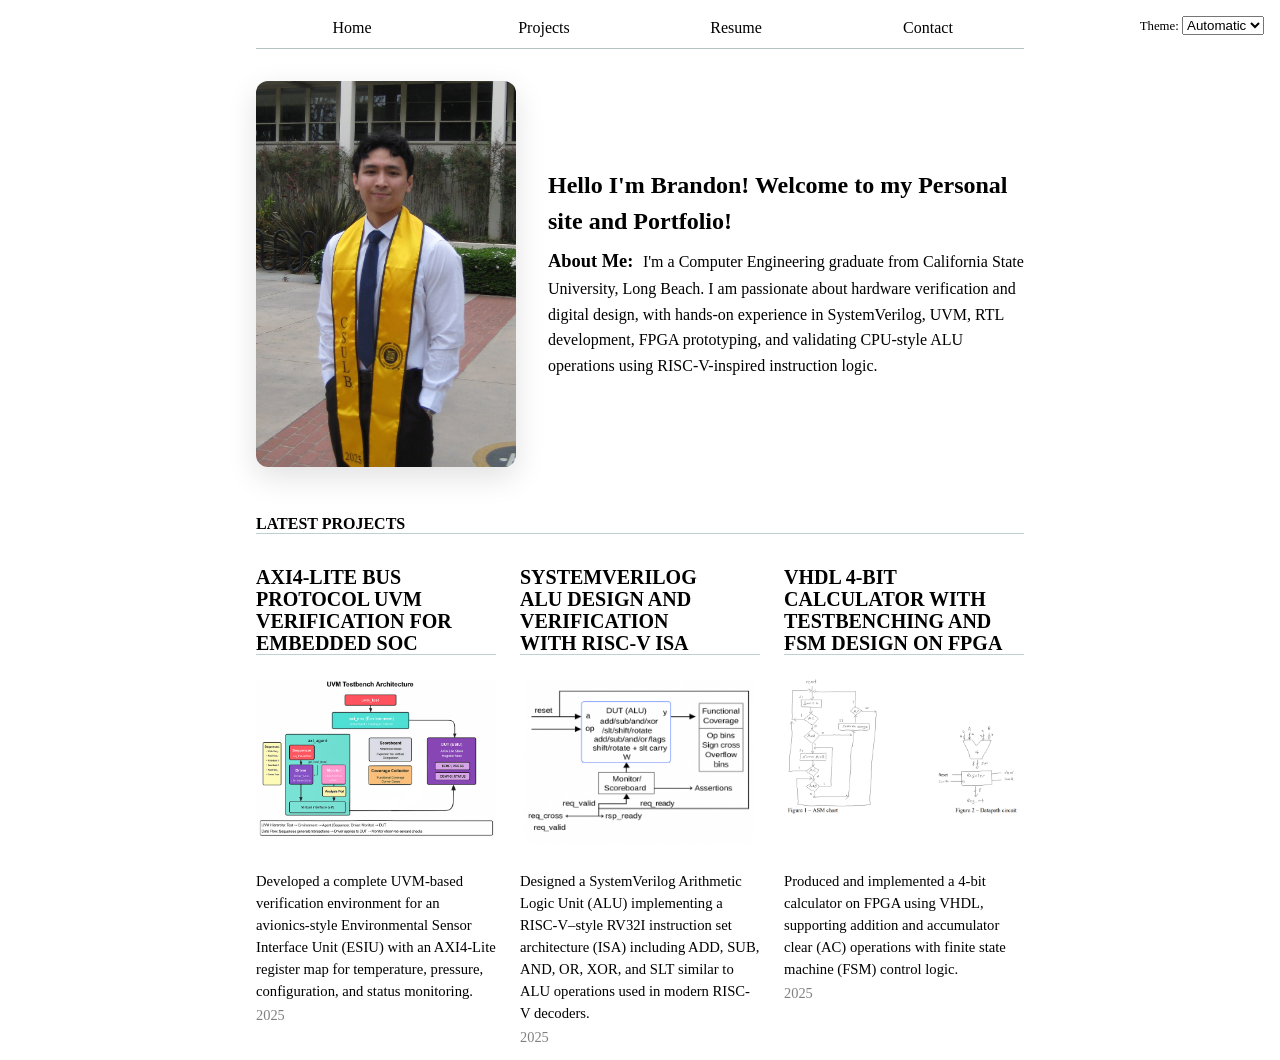
<file: index.html>
<!DOCTYPE html>
<html lang="en">
<head>
  <meta charset="utf-8"/>
  <meta name="viewport" content="width=device-width, initial-scale=1.0"/>
  <meta name="description" content="Brandon Dinh's personal portfolio showcasing data engineering, machine learning, and cloud computing projects."/>
  <meta name="author" content="Brandon Dinh"/>
  <title>Home - Brandon Dinh</title>
  <link href="style.css" rel="stylesheet"/>
</head>

<body>
  <!-- <h1>Brandon Dinh's Portfolio</h1> -->

  <section class="hero">
    <img
      alt="Brandon, smiling at the camera"
      class="profile-pic"
      src="images/photo_linkedin.jpg"
    />
    <div class="hero-text">
      <p class="welcome">Hello I'm Brandon! Welcome to my Personal site and Portfolio!</p>
      <p class="intro"><span class="intro-label">About Me:</span> I'm a Computer Engineering graduate from California State University, Long Beach. I am passionate about hardware verification and digital design, with hands-on experience in SystemVerilog, UVM, RTL development, FPGA prototyping, and validating CPU-style ALU operations using RISC-V-inspired instruction logic.</p>
    </div>
  </section>

  <!-- Latest Projects Section -->
  <h2>Latest Projects</h2>
  <div class="projects">
    <!-- Auto-inserted project cards from JS -->
  </div>

  <!-- Scripts -->
  <script src="global.js" type="module"></script>
  <script src="index.js" type="module" defer></script>
</body>
</html>
</file>
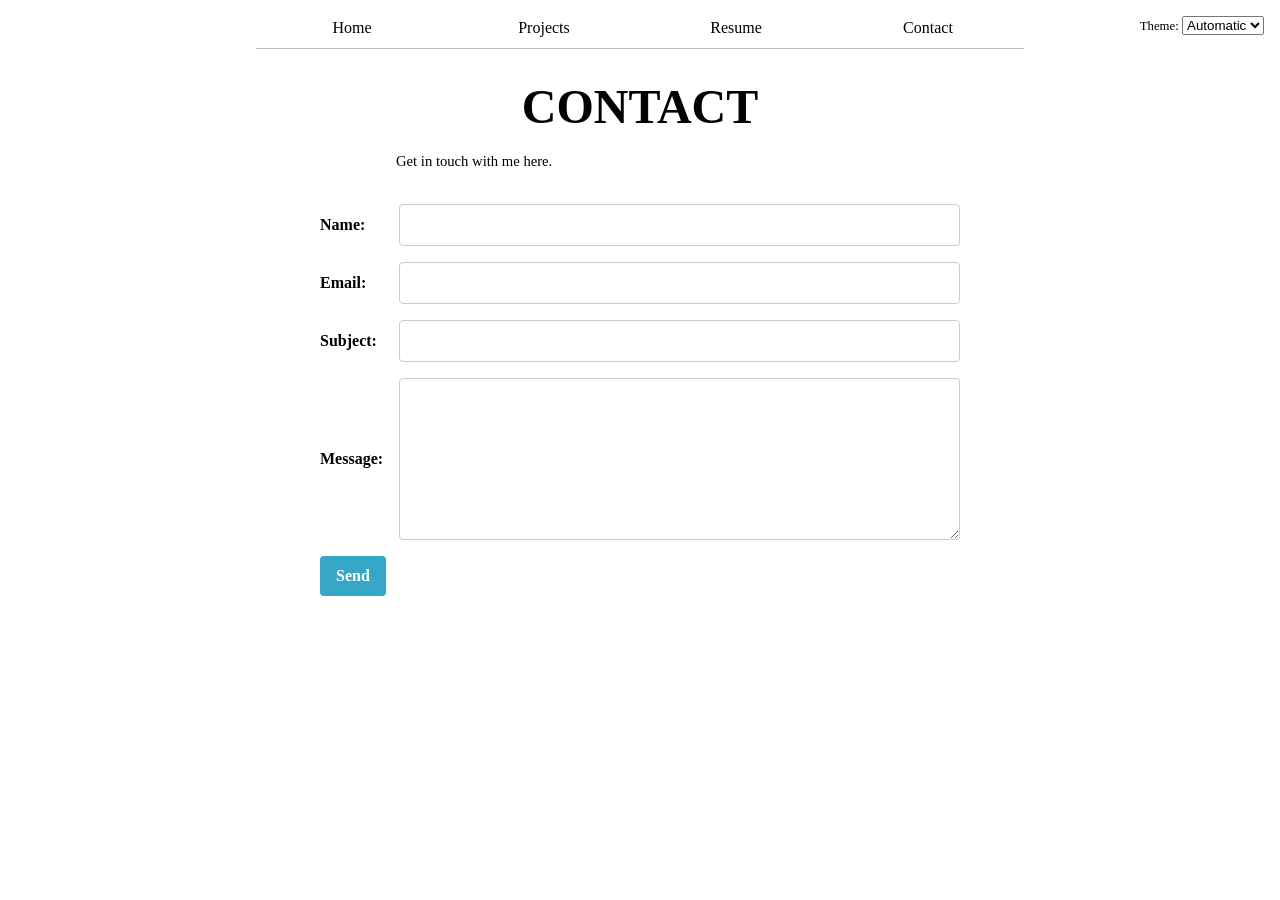
<file: contact/index.html>
<!DOCTYPE html>
<html lang="en">
<head>
  <meta charset="utf-8"/>
  <meta name="viewport" content="width=device-width, initial-scale=1.0"/>
  <meta name="description" content="Get in touch with Brandon Dinh for collaboration, opportunities, or questions."/>
  <meta name="author" content="Camille Tran"/>
  <title>Contact - Brandon Dinh</title>
  <link rel="stylesheet" href="../style.css">
</head>
<body>

<h1>Contact</h1>
<p style="text-align:left; margin-left:8.75rem;">Get in touch with me here.</p>

<!-- Contact Form -->
<form action="mailto:brandondinhm9@gmail.com" method="post" enctype="text/plain">
  <label>
    <span>Name:</span>
    <input name="name" type="text" required/>
  </label>
  <label>
    <span>Email:</span>
    <input name="email" type="email" required/>
  </label>
  <label>
    <span>Subject:</span>
    <input name="subject" type="text" required/>
  </label>
  <label>
    <span>Message:</span>
    <textarea name="message" rows="6" required></textarea>
  </label>
  <button type="submit">Send</button>
</form>

<script type="module" src="../global.js"></script>
</body>
</html>
</file>
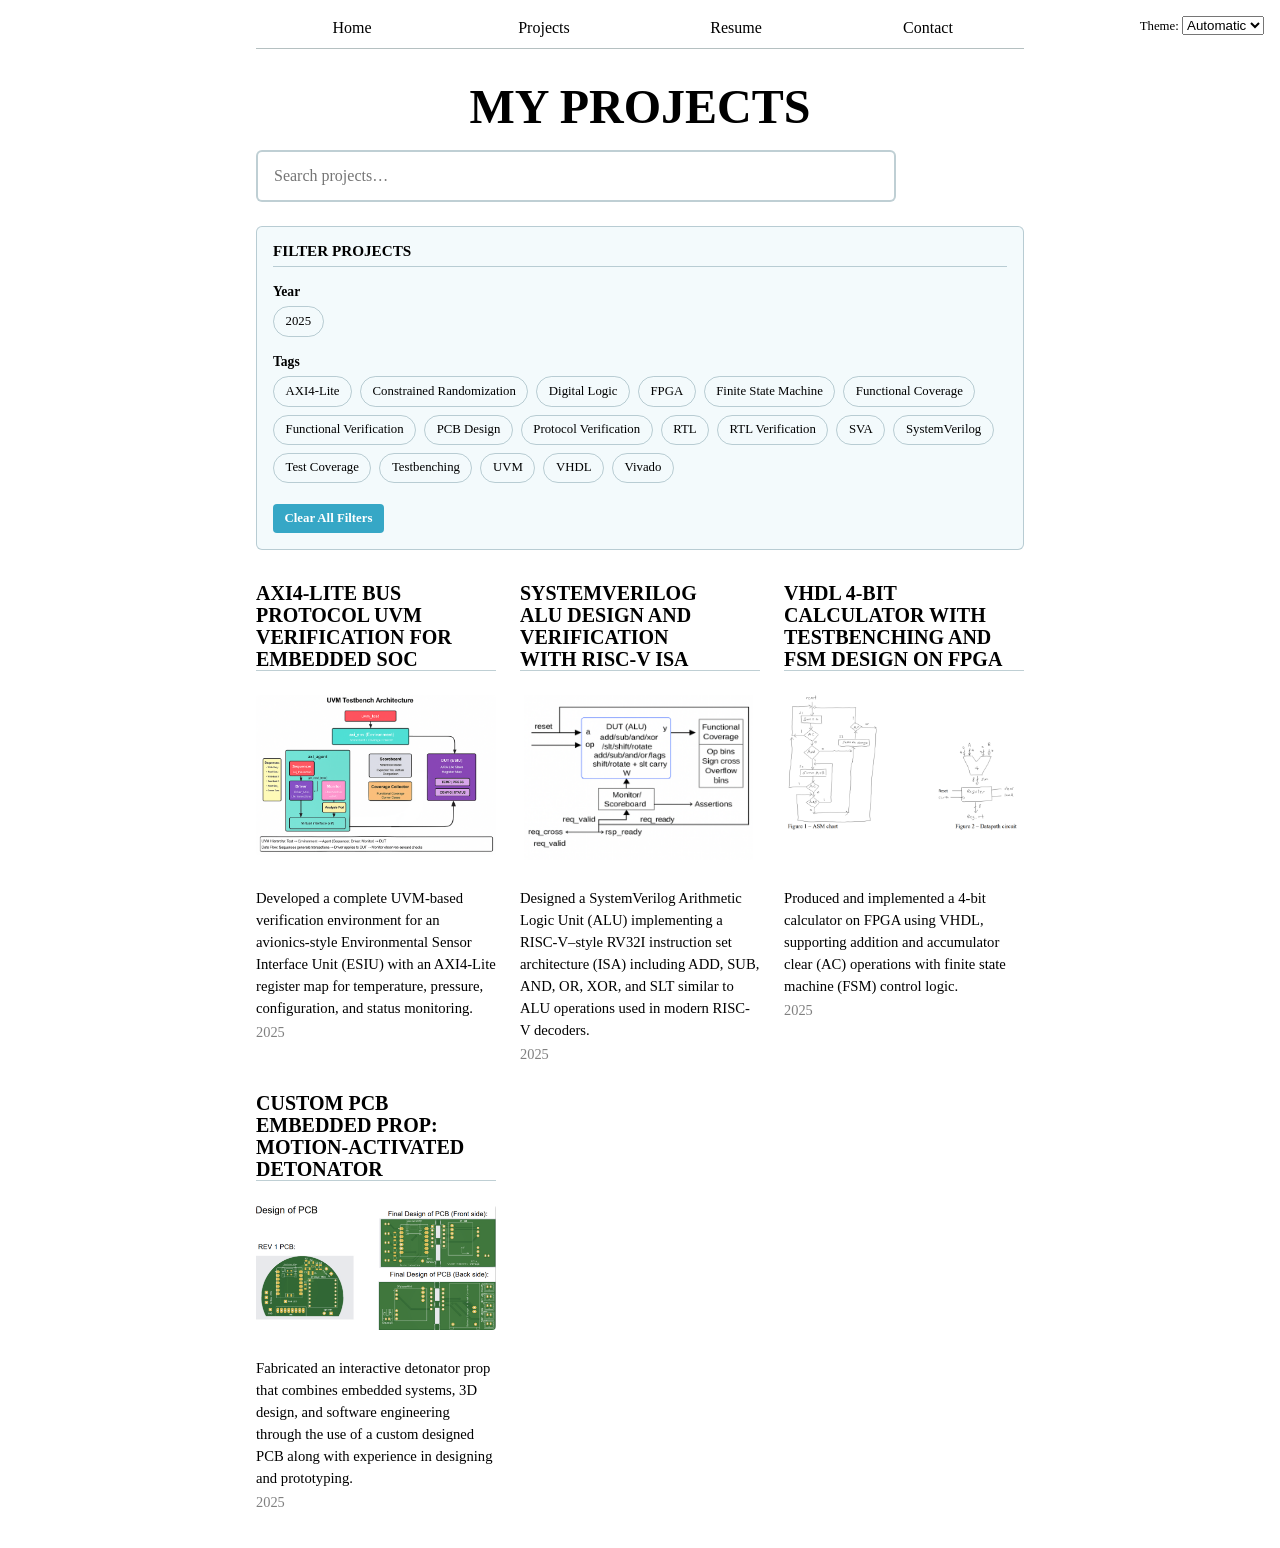
<file: projects/index.html>
<!DOCTYPE html>
<html lang="en">
  <head>
    <meta charset="utf-8" />
    <meta name="viewport" content="width=device-width, initial-scale=1.0"/>
    <meta name="description" content="Browse Brandon Dinh's portfolio of data engineering, machine learning, and cloud computing projects."/>
    <meta name="author" content="Brandon Dinh"/>
    <title>Projects - Brandon Dinh</title>
    <link href="../style.css" rel="stylesheet" />
  </head>
  <body>
    <h1>My Projects</h1>

    <!-- Search bar -->
    <input
      class="searchBar"
      type="search"
      aria-label="Search projects"
      placeholder="Search projects…"
    />

    <!-- Filter box -->
    <div class="filter-container">
      <h3>Filter Projects</h3>
      <div class="filter-section">
        <h4>Year</h4>
        <div class="filter-options" id="year-filters"></div>
      </div>
      <div class="filter-section">
        <h4>Tags</h4>
        <div class="filter-options" id="tag-filters"></div>
      </div>
      <button class="clear-filters">Clear All Filters</button>
    </div>

    <!-- Where projects are rendered -->
    <section class="projects"></section>

    <!-- Projects page logic -->
    <script type="module" src="projects.js"></script>
  </body>
</html>
</file>
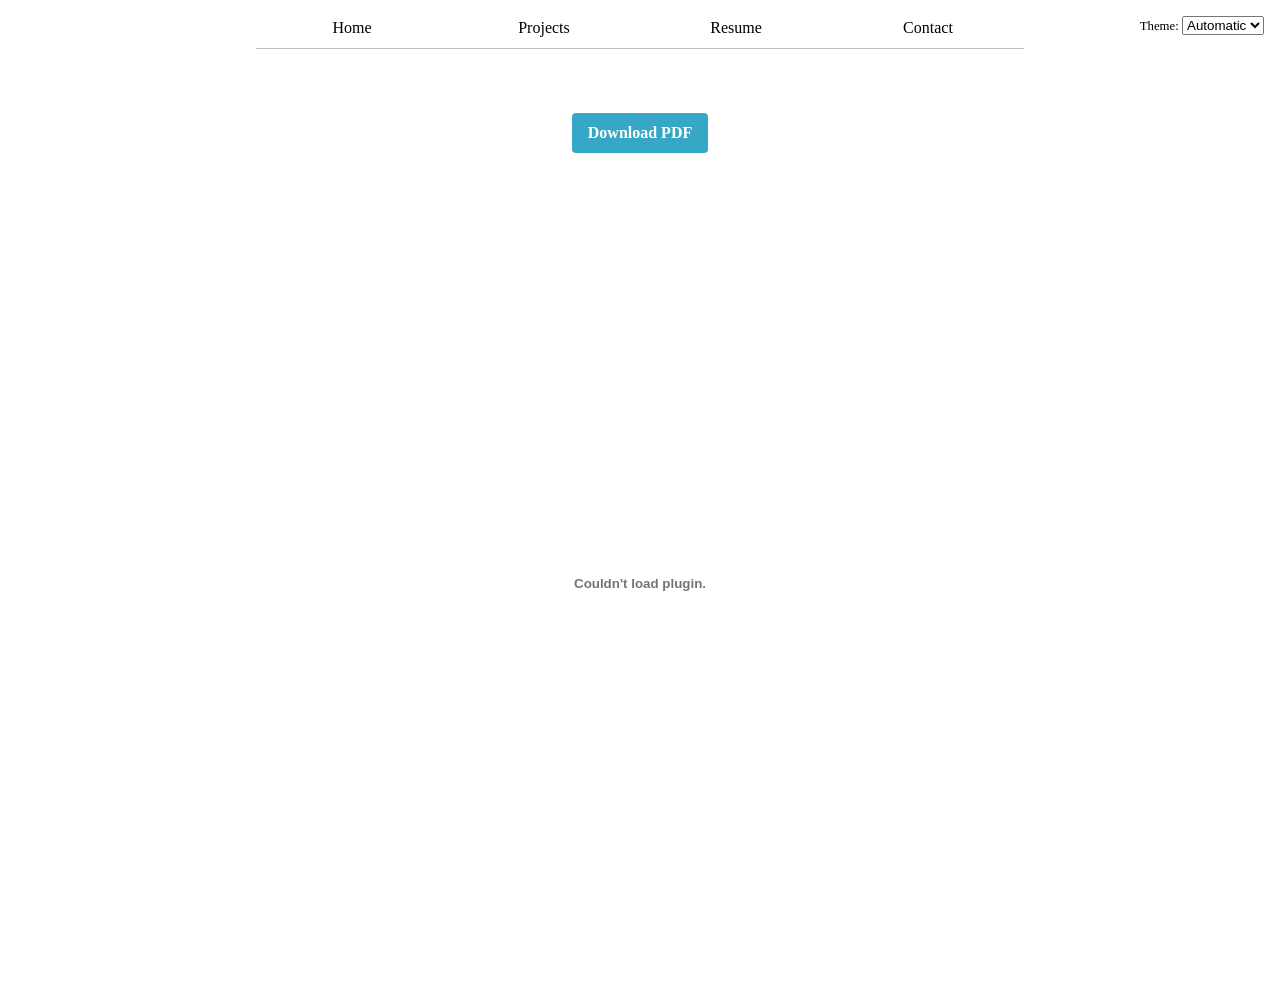
<file: resume/index.html>
<!DOCTYPE html>
<html lang="en">
<head>
  <meta charset="utf-8"/>
  <meta name="viewport" content="width=device-width, initial-scale=1.0"/>
  <meta name="description" content="View and download Brandon's resume highlighting data engineering and machine learning experience."/>
  <meta name="author" content="Brandon Dinh"/>
  <title>Resume - Brandon Dinh</title>
  <link rel="stylesheet" href="../style.css">
  <style>
    .pdf-container {
      width: 100%;
      height: 100vh;
      display: flex;
      flex-direction: column;
    }
    .pdf-header {
      padding: 1rem;
      text-align: center;
      background-color: var(--background-color);
    }
    .pdf-embed {
      flex: 1;
      border: none;
      min-height: 600px;
    }
    .download-btn {
      display: inline-block;
      margin: 1rem;
      padding: 0.5em 1em;
      background-color: var(--color-accent);
      color: white;
      text-decoration: none;
      border: none;
      border-radius: 4px;
      cursor: pointer;
      font-weight: bold;
      font-family: "Times New Roman", Times, serif;
    }
    .download-btn:hover {
      background-color: oklch(from var(--color-accent) 50% 20% h);
    }
  </style>
</head>
<body>

<div class="pdf-container">
  <div class="pdf-header">
    <a href="BrandonTDinh_Resume.pdf" download class="download-btn">
      Download PDF
    </a>
  </div>

  <!-- Using <embed> tag for PDF display -->
  <embed src="BrandonTDinh_Resume.pdf"
         type="application/pdf"
         class="pdf-embed">

  <!-- Fallback for browsers that don't support PDF embedding -->
  <noscript>
    <p style="text-align: center; padding: 2rem;">
      Your browser doesn't support PDF viewing.
      <a href="BrandonTDinh_Resume.pdf">Click here to download the PDF</a>
    </p>
  </noscript>
</div>

<script type="module" src="../global.js"></script>
</body>
</html>
</file>
<file: style.css>
/* ============================================
   GLOBAL STYLES - Base styles for all pages
   ============================================ */

/* Color Scheme Variables */
html {
  color-scheme: light dark;
}

:root {
  --text-color: canvastext;
  --background-color: canvas;
  --border-color: oklch(60% 12% 220 / 40%);
  --color-accent: oklch(68% 27% 220); /* slightly deeper light blue */
}

html {
  accent-color: var(--color-accent);
}

/* Base Body Styles */
body {
  font-family: "Times New Roman", Times, serif;
  max-width: 100ch;
  margin-inline: max(1em, (100% - 100ch) / 2);
  padding-inline: 1em;
  line-height: 1.5;
  background: var(--background-color);
  color: var(--text-color);
}

/* Typography */
h1, h2, h3, h4, h5, h6 {
  line-height: 1.1;
  text-wrap: balance;
}

h1 {
  text-align: center;
  font-size: 300%;
  margin-top: 1rem;
  margin-bottom: 1rem;
  text-transform: uppercase;
}

h2 {
  font-size: 12pt;
  text-transform: uppercase;
  font-weight: bold;
  border-bottom: 1px solid var(--border-color);
  margin-bottom: 0.5em;
}

h3 {
  font-size: 11pt;
  font-weight: bold;
  margin-bottom: 0;
}

section {
  margin-bottom: 2rem;
}

ul {
  padding-left: 1em;
  margin-top: 0.2em;
  font-size: 11pt;
}

p, li {
  font-size: 11pt;
  margin: 0.2em 0;
}

/* Form Elements */
input, textarea, button {
  font: inherit;
  padding: 0.5em;
  border: 1px solid #ccc;
  border-radius: 4px;
}

/* Utility Classes */
.year {
  color: gray;
  font-family: Baskerville, serif;
  font-variant-numeric: oldstyle-nums;
  font-size: 0.9em;
}


/* ============================================
   NAVIGATION - Appears on all pages
   ============================================ */

nav {
  display: flex;
  border-bottom: 1px solid oklch(80% 3% 200);
  margin-bottom: 2rem;
}

nav ul,
nav li {
  display: contents;
}

nav a {
  flex: 1;
  text-align: center;
  text-decoration: none;
  color: inherit;
  padding: 0.5em;
}

nav a.current {
  border-bottom: 0.4em solid oklch(80% 3% 200);
  padding-bottom: 0.1em;
}

nav a:hover {
  border-bottom: 0.4em solid var(--color-accent);
  background-color: oklch(from var(--color-accent) 95% 5% h);
}

/* Color Scheme Switcher */
.color-scheme {
  position: absolute;
  top: 1rem;
  right: 1rem;
  font-size: 0.8rem;
  font-family: inherit;
  z-index: 999;
}


/* ============================================
   HOME PAGE - index.html
   ============================================ */

.hero {
  display: flex;
  align-items: center;
  gap: 2rem;
  margin: 2rem 0 3rem;
}

.profile-pic {
  display: block;
  width: min(32vw, 260px);
  height: auto;
  margin: 0;
  border-radius: 12px;
  box-shadow: 0 10px 30px rgba(0, 0, 0, 0.12);
}

.hero-text {
  flex: 1;
}

.welcome {
  font-size: 1.5rem;
  font-weight: 600;
  margin: 0;
  text-align: left;
}

.intro {
  margin-top: 0.5rem;
  font-size: 1rem;
  line-height: 1.6;
}

.intro-label {
  font-weight: 700;
  font-size: 1.15rem;
  margin-right: 0.35rem;
}

@media (max-width: 720px) {
  .hero {
    flex-direction: column;
    text-align: center;
  }

  .hero-text {
    width: 100%;
  }

  .profile-pic {
    margin: 0 auto;
    width: min(60vw, 260px);
  }

  .welcome {
    text-align: center;
    font-size: 1.2rem;
  }

  .intro {
    text-align: center;
  }
}


/* ============================================
   PROJECTS PAGE - projects/index.html
   ============================================ */

/* Project Grid View */
.projects {
  display: grid;
  grid-template-columns: repeat(auto-fill, minmax(15em, 1fr));
  gap: 1.5em;
  margin-top: 2rem;
}

.projects article {
  display: grid;
  grid-template-rows: subgrid;
  grid-row: span 3;
  transition: transform 0.2s, box-shadow 0.2s;
}

.projects article:hover {
  transform: translateY(-4px);
  box-shadow: 0 4px 12px rgba(0, 0, 0, 0.1);
}

.projects h2 {
  margin: 0;
  font-size: 1.25rem;
}

.projects img {
  width: 100%;
  height: auto;
  object-fit: cover;
  max-height: 250px;
  border-radius: 4px;
}

/* Search Bar */
.searchBar {
  width: 100%;
  max-width: 40em;
  padding: 0.75em 1em;
  font-size: 1rem;
  border: 2px solid var(--border-color);
  border-radius: 6px;
  margin-bottom: 1em;
  transition: border-color 0.2s;
}

.searchBar:focus {
  outline: none;
  border-color: var(--color-accent);
}

/* Filter Container */
.filter-container {
  border: 1px solid var(--border-color);
  padding: 1em;
  border-radius: 6px;
  margin-block: 1.5em;
  background-color: oklch(from var(--color-accent) 98% 2% h);
}

.filter-container h3 {
  margin-top: 0;
  margin-bottom: 0.75em;
  font-size: 0.95rem;
  text-transform: uppercase;
  border-bottom: 1px solid var(--border-color);
  padding-bottom: 0.4em;
}

.filter-section {
  margin-bottom: 1em;
}

.filter-section h4 {
  font-size: 0.85rem;
  font-weight: bold;
  margin-bottom: 0.5em;
  color: var(--text-color);
}

.filter-options {
  display: flex;
  flex-wrap: wrap;
  gap: 0.5em;
}

.filter-pill {
  padding: 0.35em 0.9em;
  font-size: 0.8rem;
  font-weight: 500;
  border: 1.5px solid var(--border-color);
  border-radius: 16px;
  background-color: transparent;
  color: var(--text-color);
  cursor: pointer;
  transition: all 0.2s ease;
  font-family: inherit;
}

.filter-pill:hover {
  border-color: var(--color-accent);
  background-color: oklch(from var(--color-accent) 95% 5% h);
  transform: translateY(-2px);
  box-shadow: 0 2px 4px rgba(0, 0, 0, 0.1);
}

.filter-pill.active {
  background-color: var(--color-accent);
  color: white;
  border-color: var(--color-accent);
  font-weight: 600;
}

.filter-pill.active:hover {
  background-color: oklch(from var(--color-accent) 50% 20% h);
  border-color: oklch(from var(--color-accent) 50% 20% h);
}

.clear-filters {
  display: inline-block;
  padding: 0.4em 0.9em;
  background-color: var(--color-accent);
  color: white;
  border: none;
  border-radius: 4px;
  cursor: pointer;
  font-weight: bold;
  font-size: 0.8rem;
  transition: background-color 0.2s;
  margin-top: 0.4em;
}

.clear-filters:hover {
  background-color: oklch(from var(--color-accent) 50% 20% h);
}

/* Project Detail View */
.project-detail {
  max-width: 800px;
  margin: 0 auto;
}

.back-button {
  display: inline-block;
  margin-bottom: 2rem;
  padding: 0.5em 1em;
  background-color: var(--color-accent);
  color: white;
  border: none;
  border-radius: 4px;
  cursor: pointer;
  font-weight: bold;
  font-family: "Times New Roman", Times, serif;
  font-size: 1rem;
  transition: background-color 0.2s;
}

.back-button:hover {
  background-color: oklch(from var(--color-accent) 50% 20% h);
}

.detail-content {
  line-height: 1.6;
}

.detail-content h1 {
  font-size: 2.5rem;
  margin-bottom: 1rem;
  text-align: left;
}

.detail-meta {
  display: flex;
  gap: 1.5rem;
  align-items: center;
  margin-bottom: 2rem;
  flex-wrap: wrap;
}

.detail-meta .year {
  color: gray;
  font-family: Baskerville, serif;
  font-variant-numeric: oldstyle-nums;
  font-size: 1.1em;
}

.detail-link {
  padding: 0.5em 1em;
  background-color: var(--color-accent);
  color: white;
  text-decoration: none;
  border-radius: 4px;
  font-weight: bold;
  transition: background-color 0.2s;
}

.detail-link:hover {
  background-color: oklch(from var(--color-accent) 50% 20% h);
}

.detail-image {
  width: 100%;
  max-height: 500px;
  object-fit: cover;
  border-radius: 8px;
  margin-bottom: 2rem;
}

.detail-section {
  margin-bottom: 2.5rem;
}

.detail-section h2 {
  font-size: 1.5rem;
  text-transform: uppercase;
  font-weight: bold;
  border-bottom: 2px solid var(--border-color);
  padding-bottom: 0.5rem;
  margin-bottom: 1rem;
}

.detail-section p {
  font-size: 1.1rem;
  line-height: 1.7;
}

.tech-stack {
  display: flex;
  flex-wrap: wrap;
  gap: 0.75rem;
  list-style: none;
  padding: 0;
}

.tech-stack li {
  background-color: oklch(from var(--color-accent) 95% 5% h);
  color: var(--text-color);
  padding: 0.5em 1em;
  border-radius: 4px;
  border: 1px solid var(--color-accent);
  font-size: 0.95rem;
  font-weight: 500;
}

/* ============================================
   CODE VIEWER - Horizontal Tabs Layout
   Shows source code files in tabbed interface
   Used in project detail pages
   ============================================ */

/* Main container for code viewer */
.code-viewer-container {
  background-color: var(--background-color);
  border: 1px solid var(--border-color);
  border-radius: 8px;
  overflow: hidden;
  margin-top: 1rem;
}

/* Horizontal tab list at the top */
.code-tabs {
  display: flex;
  background-color: oklch(from var(--color-accent) 97% 2% h);
  border-bottom: 1px solid var(--border-color);
  overflow-x: auto;
  /* Allow horizontal scrolling on mobile */
  scrollbar-width: thin;
}

/* Individual tab button */
.code-tab-button {
  background: transparent;
  border: none;
  color: var(--text-color);
  padding: 0.75rem 1.25rem;
  cursor: pointer;
  font-size: 0.9rem;
  font-family: 'Monaco', 'Menlo', 'Courier New', monospace;
  border-bottom: 2px solid transparent;
  transition: all 0.2s ease;
  white-space: nowrap;
  opacity: 0.7;
}

.code-tab-button:hover {
  background-color: oklch(from var(--color-accent) 92% 3% h);
  opacity: 1;
}

/* Active tab styling */
.code-tab-button.active {
  color: var(--color-accent);
  border-bottom-color: var(--color-accent);
  background-color: var(--background-color);
  opacity: 1;
  font-weight: 600;
}

/* Tab content panels */
.code-tab-content {
  display: none;
}

.code-tab-content.active {
  display: block;
}

/* Code display area */
.code-display {
  background-color: var(--background-color);
  padding: 1.5rem;
  overflow-x: auto;
  max-height: 500px;
  overflow-y: auto;
}

.code-display.image-display {
  padding: 0;
  max-height: none;
  overflow: visible;
}

.code-display.image-display img {
  display: block;
  width: 100%;
  height: auto;
}

.code-display pre {
  margin: 0;
  font-family: 'Monaco', 'Menlo', 'Courier New', monospace;
  font-size: 0.875rem;
  line-height: 1.6;
  color: var(--text-color);
}

/* Individual code lines with line numbers */
.code-line {
  display: block;
}

.line-number {
  display: inline-block;
  width: 3rem;
  color: #999;
  text-align: right;
  margin-right: 1rem;
  user-select: none;
  opacity: 0.5;
}

.line-content {
  color: var(--text-color);
}

/* Basic syntax highlighting colors */
.syntax-keyword {
  color: #d73a49;
  font-weight: 600;
}

.syntax-type {
  color: #005cc5;
}

.syntax-string {
  color: #032f62;
}

.syntax-comment {
  color: #6a737d;
  font-style: italic;
}

.syntax-number {
  color: #005cc5;
}

.syntax-function {
  color: #6f42c1;
}

.syntax-operator {
  color: #d73a49;
}

/* Responsive: Stack tabs on very small screens */
@media (max-width: 480px) {
  .code-tabs {
    flex-wrap: wrap;
  }

  .code-tab-button {
    flex: 1 1 auto;
    min-width: fit-content;
  }
}


/* ============================================
   CONTACT PAGE - contact/index.html
   ============================================ */

form {
  display: grid;
  grid-template-columns: auto 1fr;
  gap: 1em;
  max-width: 40rem;
  margin: 2rem auto;
}

form label {
  display: contents;
}

form span {
  align-self: center;
  font-weight: bold;
}

form button {
  grid-column: 1 / -1;
  justify-self: start;
  padding: 0.5em 1em;
  background-color: var(--color-accent);
  color: white;
  border: none;
  cursor: pointer;
  font-weight: bold;
}

form button:hover {
  background-color: oklch(from var(--color-accent) 50% 20% h);
}


/* ============================================
   RESUME PAGE - resume/index.html
   Note: Additional styles in inline <style> tag
   ============================================ */
</file>
